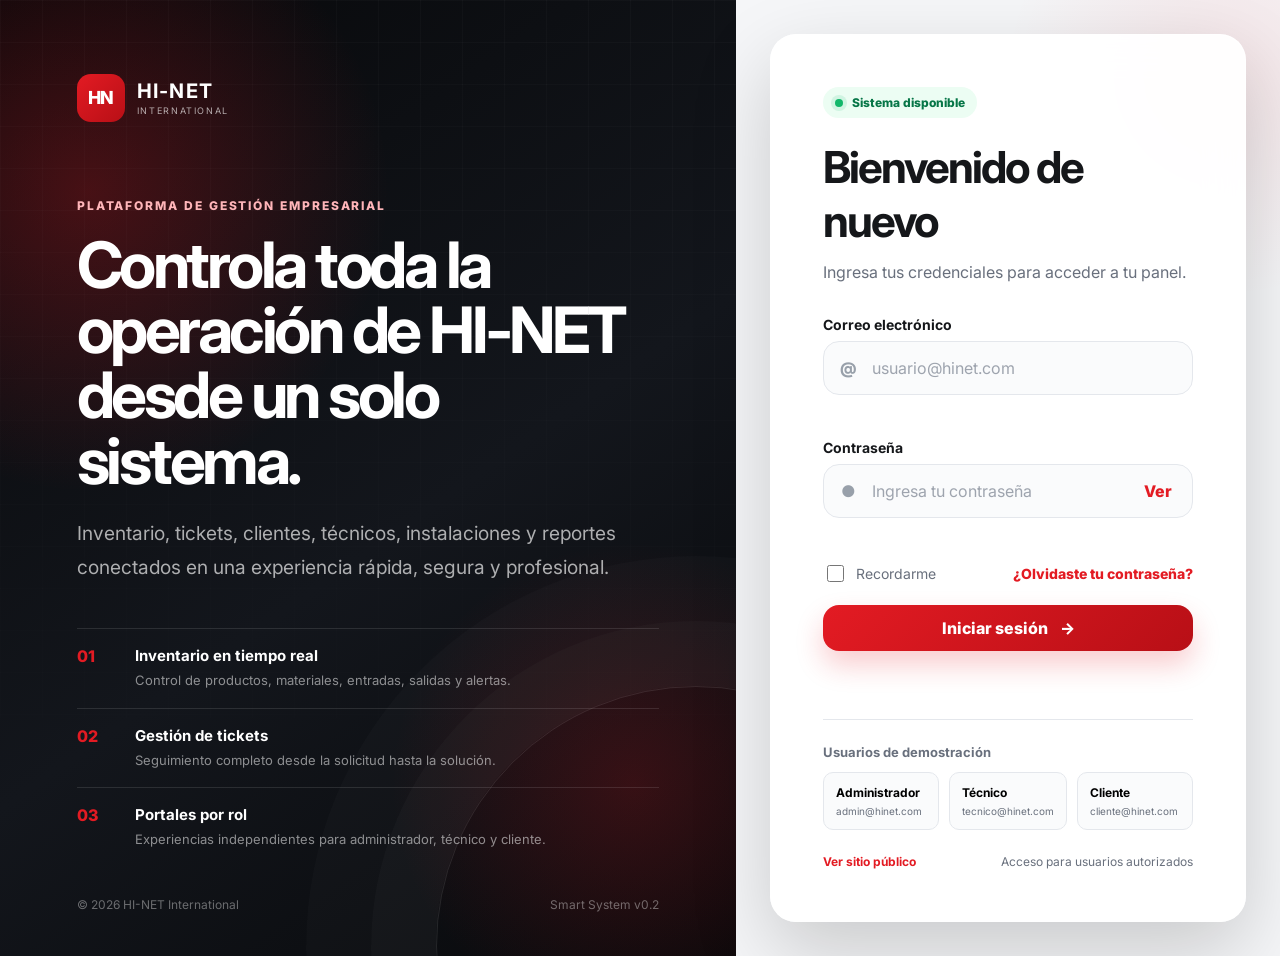
<file: index.html>
<!DOCTYPE html>
<html lang="es">
<head>
  <meta charset="UTF-8">
  <meta name="viewport" content="width=device-width, initial-scale=1.0">
  <meta name="description" content="Inicio de sesión de HI-NET Smart System">
  <title>Iniciar sesión | HI-NET Smart System</title>

  <link rel="preconnect" href="https://fonts.googleapis.com">
  <link rel="preconnect" href="https://fonts.gstatic.com" crossorigin>
  <link
    href="https://fonts.googleapis.com/css2?family=Inter:wght@400;500;600;700;800&display=swap"
    rel="stylesheet"
  >

  <link rel="stylesheet" href="assets/css/variables.css">
  <link rel="stylesheet" href="assets/css/reset.css">
  <link rel="stylesheet" href="assets/css/global.css">
  <link rel="stylesheet" href="assets/css/forms.css">
  <link rel="stylesheet" href="assets/css/buttons.css">
  <link rel="stylesheet" href="assets/css/animations.css">
  <link rel="stylesheet" href="assets/css/responsive.css">
</head>
<body class="auth-page">
  <main class="auth-layout">
    <section class="auth-brand" aria-label="Presentación de HI-NET">
      <div class="auth-brand__pattern"></div>

      <div class="auth-brand__content">
        <a class="brand" href="pages/public/home.html" aria-label="Ir al sitio público">
          <span class="brand__symbol">HN</span>
          <span>
            <strong>HI-NET</strong>
            <small>INTERNATIONAL</small>
          </span>
        </a>

        <div class="auth-brand__message">
          <span class="eyebrow">Plataforma de gestión empresarial</span>
          <h1>Controla toda la operación de HI-NET desde un solo sistema.</h1>
          <p>
            Inventario, tickets, clientes, técnicos, instalaciones y reportes
            conectados en una experiencia rápida, segura y profesional.
          </p>
        </div>

        <div class="feature-list">
          <article class="feature-list__item">
            <span class="feature-list__number">01</span>
            <div>
              <h2>Inventario en tiempo real</h2>
              <p>Control de productos, materiales, entradas, salidas y alertas.</p>
            </div>
          </article>

          <article class="feature-list__item">
            <span class="feature-list__number">02</span>
            <div>
              <h2>Gestión de tickets</h2>
              <p>Seguimiento completo desde la solicitud hasta la solución.</p>
            </div>
          </article>

          <article class="feature-list__item">
            <span class="feature-list__number">03</span>
            <div>
              <h2>Portales por rol</h2>
              <p>Experiencias independientes para administrador, técnico y cliente.</p>
            </div>
          </article>
        </div>
      </div>

      <footer class="auth-brand__footer">
        <span>© 2026 HI-NET International</span>
        <span>Smart System v0.2</span>
      </footer>
    </section>

    <section class="auth-form-panel">
      <div class="login-card">
        <header class="login-card__header">
          <span class="status-badge">
            <span class="status-badge__dot"></span>
            Sistema disponible
          </span>

          <h2>Bienvenido de nuevo</h2>
          <p>Ingresa tus credenciales para acceder a tu panel.</p>
        </header>

        <form id="loginForm" class="form" novalidate>
          <div class="form-field">
            <label for="email">Correo electrónico</label>

            <div class="input-group">
              <span class="input-group__icon" aria-hidden="true">@</span>
              <input
                id="email"
                name="email"
                type="email"
                autocomplete="email"
                placeholder="usuario@hinet.com"
                required
              >
            </div>

            <small id="emailError" class="form-error"></small>
          </div>

          <div class="form-field">
            <label for="password">Contraseña</label>

            <div class="input-group">
              <span class="input-group__icon" aria-hidden="true">●</span>
              <input
                id="password"
                name="password"
                type="password"
                autocomplete="current-password"
                placeholder="Ingresa tu contraseña"
                minlength="6"
                required
              >

              <button
                id="togglePassword"
                class="button button--icon"
                type="button"
                aria-label="Mostrar contraseña"
              >
                Ver
              </button>
            </div>

            <small id="passwordError" class="form-error"></small>
          </div>

          <div class="form-options">
            <label class="checkbox">
              <input id="rememberMe" type="checkbox">
              <span>Recordarme</span>
            </label>

            <button id="forgotPasswordButton" class="button button--link" type="button">
              ¿Olvidaste tu contraseña?
            </button>
          </div>

          <button id="submitButton" class="button button--primary button--block" type="submit">
            <span>Iniciar sesión</span>
            <span aria-hidden="true">→</span>
          </button>

          <p id="loginMessage" class="form-message" role="status" aria-live="polite"></p>
        </form>

        <div class="demo-credentials">
          <h3>Usuarios de demostración</h3>

          <div class="demo-credentials__grid">
            <button class="demo-user" data-email="admin@hinet.com" data-password="123456">
              <strong>Administrador</strong>
              <small>admin@hinet.com</small>
            </button>

            <button class="demo-user" data-email="tecnico@hinet.com" data-password="123456">
              <strong>Técnico</strong>
              <small>tecnico@hinet.com</small>
            </button>

            <button class="demo-user" data-email="cliente@hinet.com" data-password="123456">
              <strong>Cliente</strong>
              <small>cliente@hinet.com</small>
            </button>
          </div>
        </div>

        <footer class="login-card__footer">
          <a href="pages/public/home.html">Ver sitio público</a>
          <span>Acceso para usuarios autorizados</span>
        </footer>
      </div>
    </section>
  </main>

  <dialog id="forgotPasswordDialog" class="modal">
    <form method="dialog" class="modal__content">
      <header class="modal__header">
        <div>
          <span class="eyebrow eyebrow--dark">Recuperación</span>
          <h2>Restablecer contraseña</h2>
        </div>

        <button class="button button--icon modal__close" value="cancel" aria-label="Cerrar">
          ×
        </button>
      </header>

      <p>
        Esta versión utiliza un flujo local. La recuperación real se conectará
        posteriormente con Supabase Auth.
      </p>

      <div class="form-field">
        <label for="recoveryEmail">Correo electrónico</label>
        <div class="input-group">
          <span class="input-group__icon" aria-hidden="true">@</span>
          <input id="recoveryEmail" type="email" placeholder="usuario@hinet.com">
        </div>
      </div>

      <footer class="modal__actions">
        <button class="button button--secondary" value="cancel">Cancelar</button>
        <button id="sendRecoveryButton" class="button button--primary" value="default">
          Enviar instrucciones
        </button>
      </footer>
    </form>
  </dialog>

  <script type="module" src="assets/js/app.js"></script>
</body>
</html>
</file>
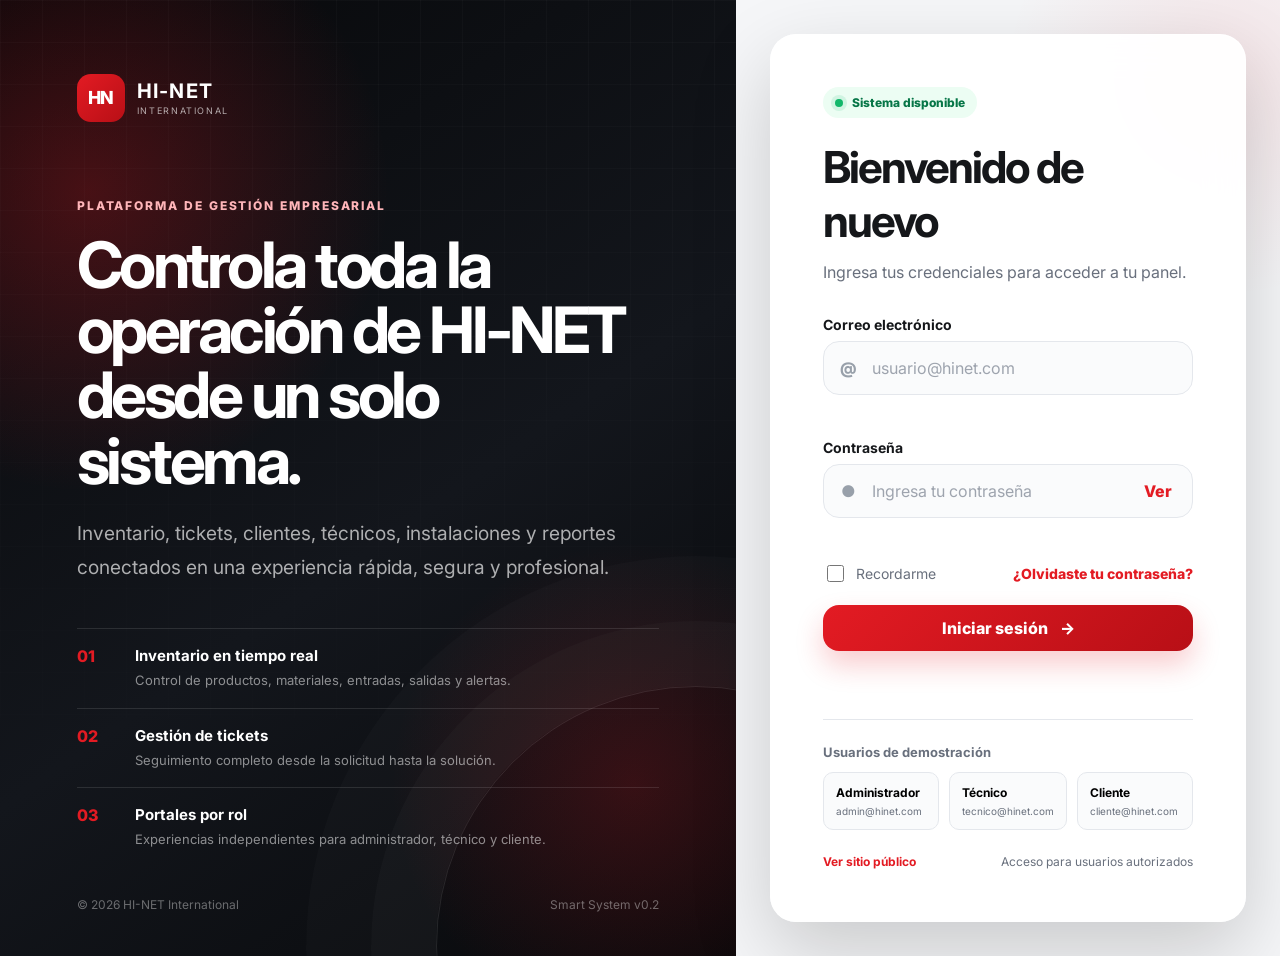
<file: pages/admin/dashboard.html>
<!DOCTYPE html>
<html lang="es">
<head>
  <meta charset="UTF-8">
  <meta name="viewport" content="width=device-width, initial-scale=1.0">
  <title>Dashboard administrativo | HI-NET Smart System</title>

  <link rel="preconnect" href="https://fonts.googleapis.com">
  <link rel="preconnect" href="https://fonts.gstatic.com" crossorigin>
  <link
    href="https://fonts.googleapis.com/css2?family=Inter:wght@400;500;600;700;800&display=swap"
    rel="stylesheet"
  >

  <link rel="stylesheet" href="../../assets/css/variables.css">
  <link rel="stylesheet" href="../../assets/css/reset.css">
  <link rel="stylesheet" href="../../assets/css/global.css">
  <link rel="stylesheet" href="../../assets/css/layout.css">
  <link rel="stylesheet" href="../../assets/css/sidebar.css">
  <link rel="stylesheet" href="../../assets/css/navbar.css">
  <link rel="stylesheet" href="../../assets/css/cards.css">
  <link rel="stylesheet" href="../../assets/css/buttons.css">
  <link rel="stylesheet" href="../../assets/css/tables.css">
  <link rel="stylesheet" href="../../assets/css/animations.css">
  <link rel="stylesheet" href="../../assets/css/responsive.css">
</head>
<body data-required-role="administrator">
  <div id="appLayout"></div>

  <script type="module" src="../../assets/js/modules/dashboard/admin.js"></script>
</body>
</html>
</file>
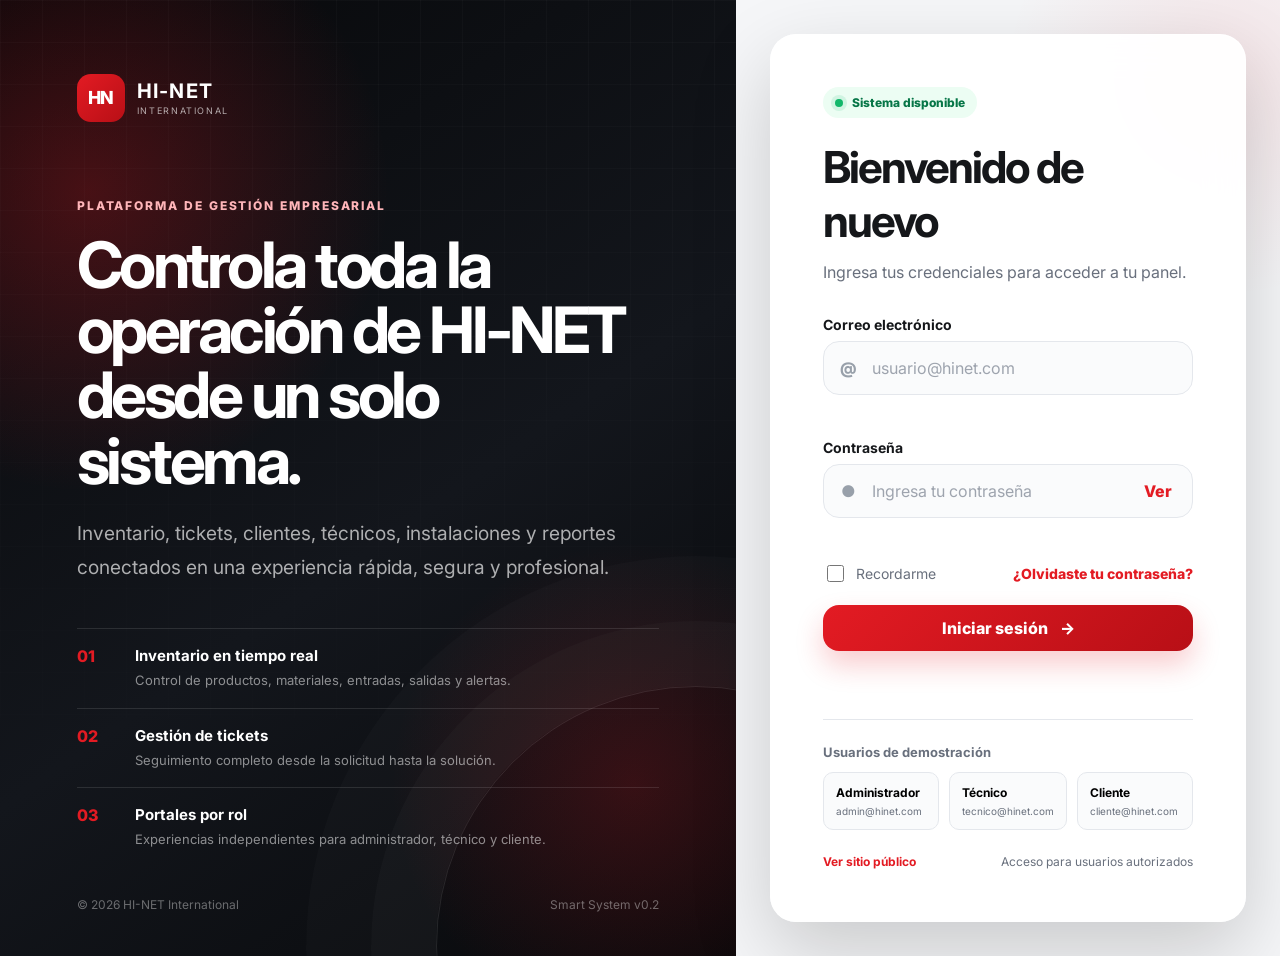
<file: pages/admin/section.html>
<!DOCTYPE html>
<html lang="es">
<head>
  <meta charset="UTF-8">

  <meta
    name="viewport"
    content="width=device-width, initial-scale=1.0"
  >

  <title>Módulo administrativo | HI-NET Smart System</title>

  <link rel="preconnect" href="https://fonts.googleapis.com">

  <link
    rel="preconnect"
    href="https://fonts.gstatic.com"
    crossorigin
  >

  <link
    href="https://fonts.googleapis.com/css2?family=Inter:wght@400;500;600;700;800&display=swap"
    rel="stylesheet"
  >

  <link rel="stylesheet" href="../../assets/css/variables.css">
  <link rel="stylesheet" href="../../assets/css/reset.css">
  <link rel="stylesheet" href="../../assets/css/global.css">
  <link rel="stylesheet" href="../../assets/css/layout.css">
  <link rel="stylesheet" href="../../assets/css/sidebar.css">
  <link rel="stylesheet" href="../../assets/css/navbar.css">
  <link rel="stylesheet" href="../../assets/css/cards.css">
  <link rel="stylesheet" href="../../assets/css/buttons.css">
  <link rel="stylesheet" href="../../assets/css/forms.css">
  <link rel="stylesheet" href="../../assets/css/tables.css">
  <link rel="stylesheet" href="../../assets/css/animations.css">
  <link rel="stylesheet" href="../../assets/css/responsive.css">
</head>

<body data-required-role="administrator">
  <div id="appLayout"></div>

  <script
    type="module"
    src="../../assets/js/modules/section-page.js"
  ></script>
</body>
</html>
</file>
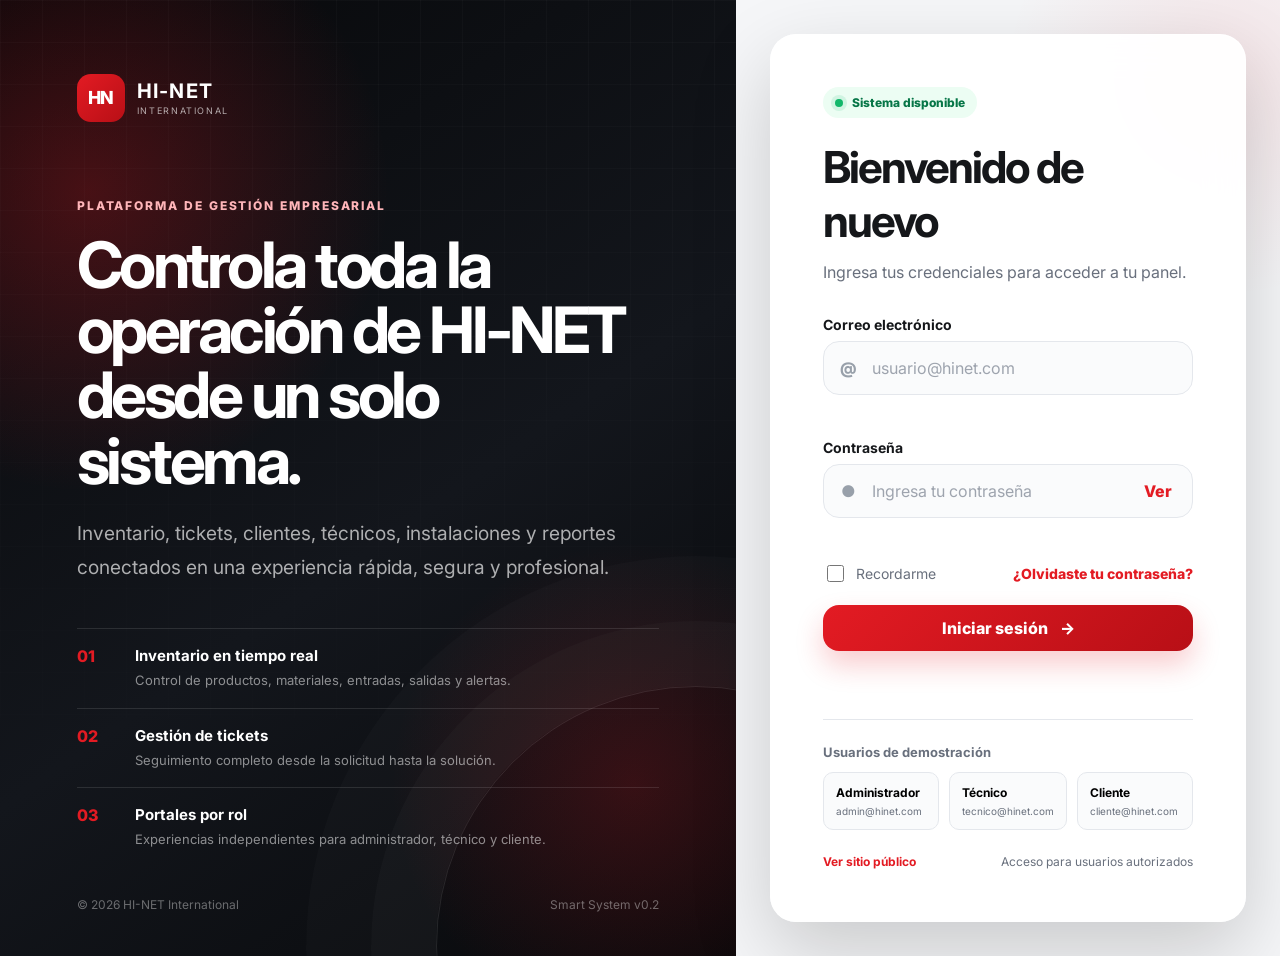
<file: pages/client/dashboard.html>
<!DOCTYPE html>
<html lang="es">
<head>
  <meta charset="UTF-8">
  <meta name="viewport" content="width=device-width, initial-scale=1.0">
  <title>Portal del cliente | HI-NET Smart System</title>

  <link rel="preconnect" href="https://fonts.googleapis.com">
  <link rel="preconnect" href="https://fonts.gstatic.com" crossorigin>
  <link
    href="https://fonts.googleapis.com/css2?family=Inter:wght@400;500;600;700;800&display=swap"
    rel="stylesheet"
  >

  <link rel="stylesheet" href="../../assets/css/variables.css">
  <link rel="stylesheet" href="../../assets/css/reset.css">
  <link rel="stylesheet" href="../../assets/css/global.css">
  <link rel="stylesheet" href="../../assets/css/layout.css">
  <link rel="stylesheet" href="../../assets/css/sidebar.css">
  <link rel="stylesheet" href="../../assets/css/navbar.css">
  <link rel="stylesheet" href="../../assets/css/cards.css">
  <link rel="stylesheet" href="../../assets/css/buttons.css">
  <link rel="stylesheet" href="../../assets/css/tables.css">
  <link rel="stylesheet" href="../../assets/css/animations.css">
  <link rel="stylesheet" href="../../assets/css/responsive.css">
</head>
<body data-required-role="client">
  <div id="appLayout"></div>

  <script type="module" src="../../assets/js/modules/dashboard/client.js"></script>
</body>
</html>
</file>
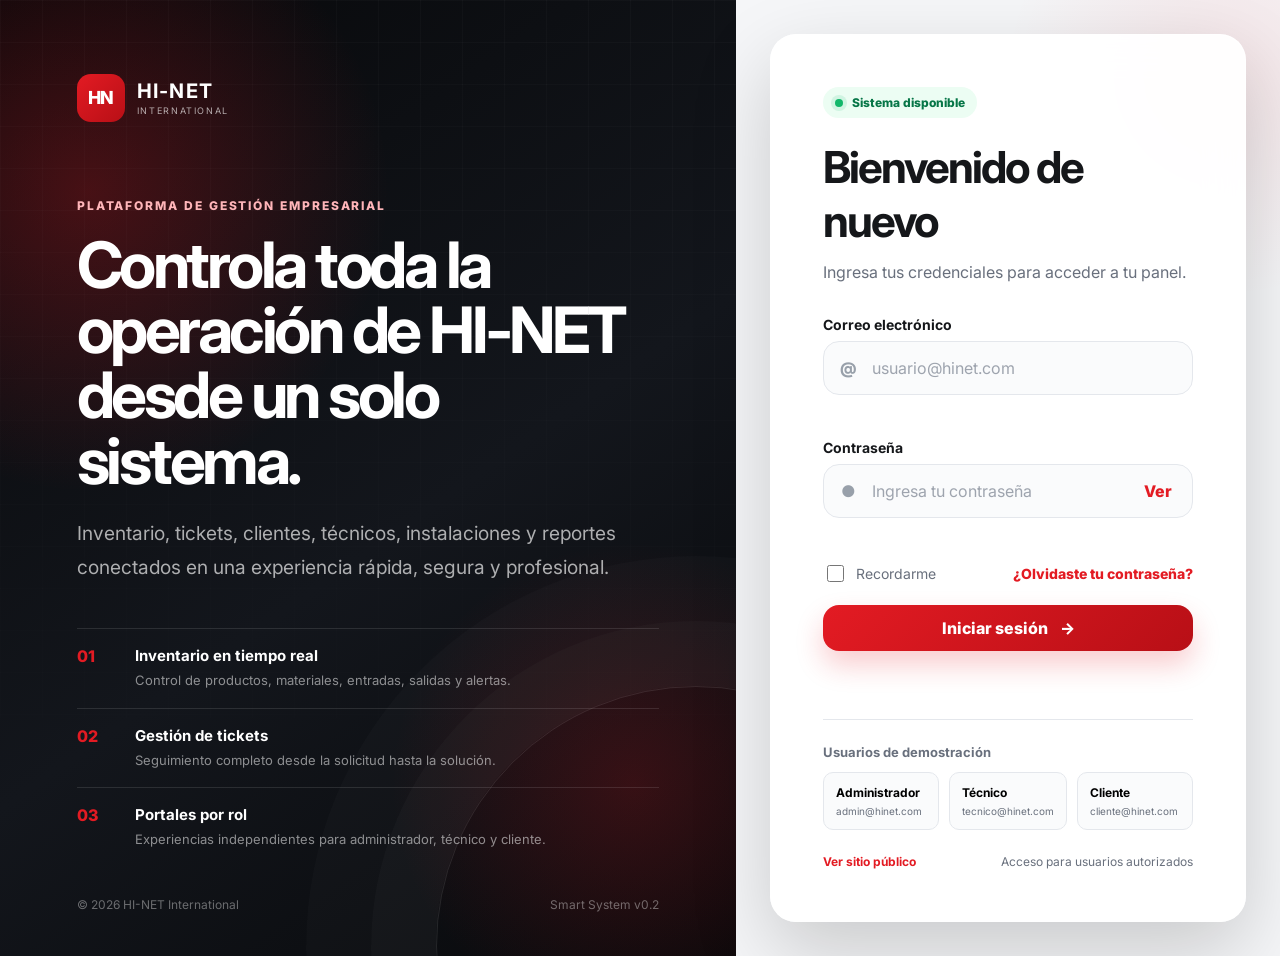
<file: pages/client/section.html>
<!DOCTYPE html>
<html lang="es">
<head>
  <meta charset="UTF-8">

  <meta
    name="viewport"
    content="width=device-width, initial-scale=1.0"
  >

  <title>Módulo administrativo | HI-NET Smart System</title>

  <link rel="preconnect" href="https://fonts.googleapis.com">

  <link
    rel="preconnect"
    href="https://fonts.gstatic.com"
    crossorigin
  >

  <link
    href="https://fonts.googleapis.com/css2?family=Inter:wght@400;500;600;700;800&display=swap"
    rel="stylesheet"
  >

  <link rel="stylesheet" href="../../assets/css/variables.css">
  <link rel="stylesheet" href="../../assets/css/reset.css">
  <link rel="stylesheet" href="../../assets/css/global.css">
  <link rel="stylesheet" href="../../assets/css/layout.css">
  <link rel="stylesheet" href="../../assets/css/sidebar.css">
  <link rel="stylesheet" href="../../assets/css/navbar.css">
  <link rel="stylesheet" href="../../assets/css/cards.css">
  <link rel="stylesheet" href="../../assets/css/buttons.css">
  <link rel="stylesheet" href="../../assets/css/forms.css">
  <link rel="stylesheet" href="../../assets/css/tables.css">
  <link rel="stylesheet" href="../../assets/css/animations.css">
  <link rel="stylesheet" href="../../assets/css/responsive.css">
</head>

<body data-required-role="client">
  <div id="appLayout"></div>

  <script
    type="module"
    src="../../assets/js/modules/section-page.js"
  ></script>
</body>
</html>
</file>
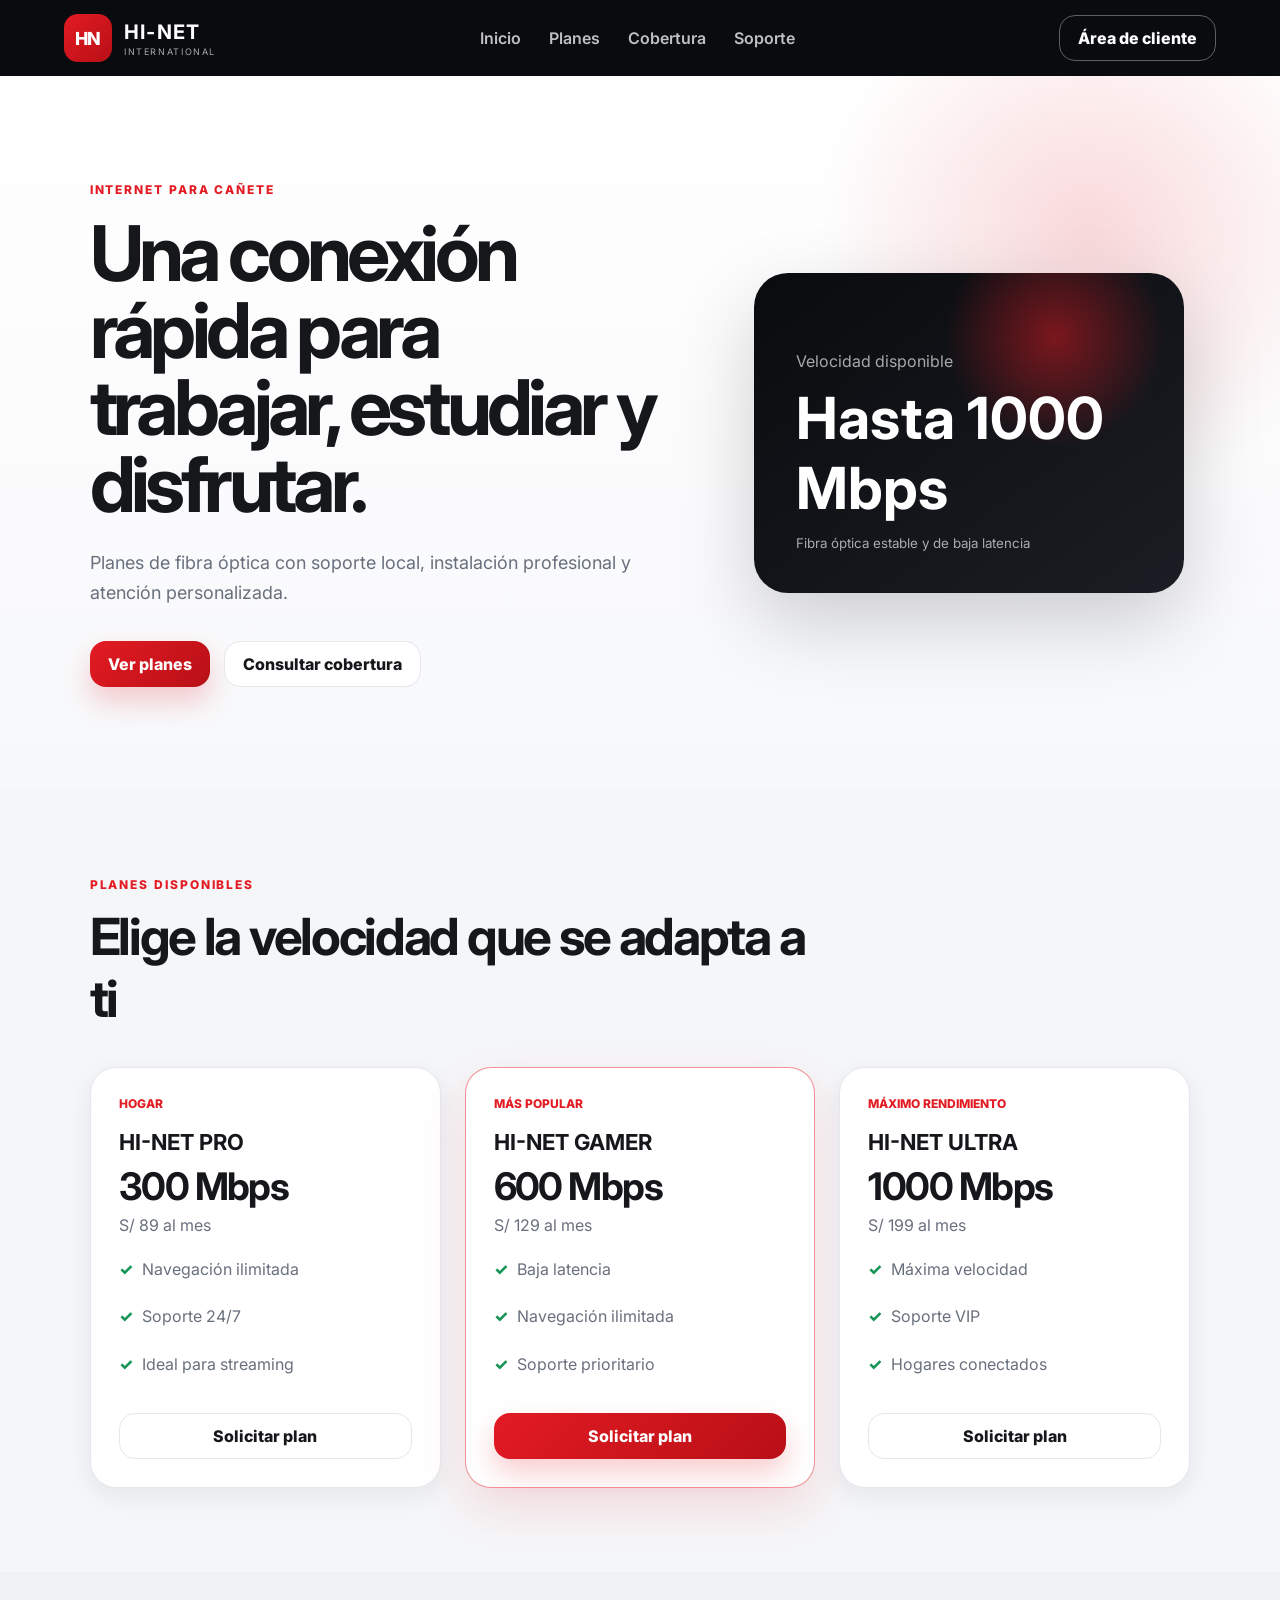
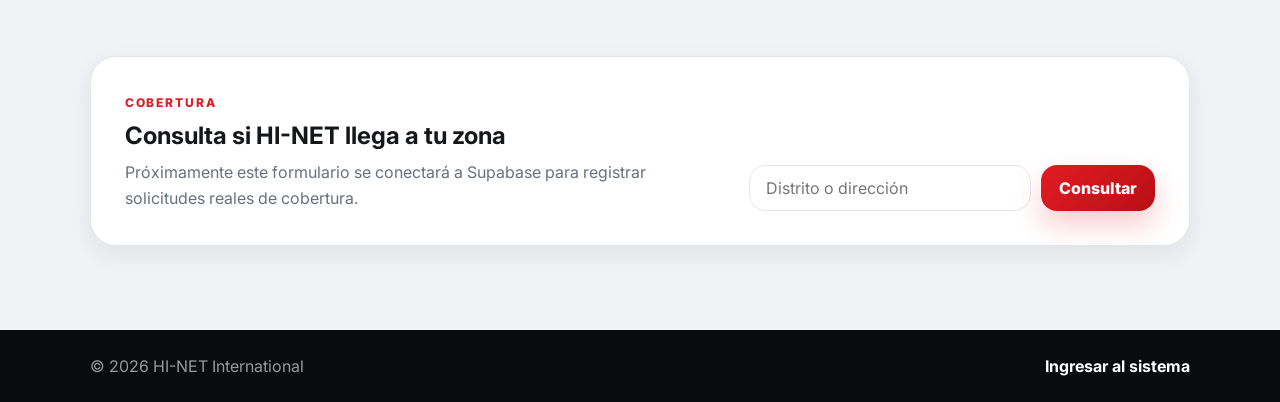
<file: pages/public/home.html>
<!DOCTYPE html>
<html lang="es">
<head>
  <meta charset="UTF-8">
  <meta name="viewport" content="width=device-width, initial-scale=1.0">
  <title>HI-NET International</title>

  <link rel="preconnect" href="https://fonts.googleapis.com">
  <link rel="preconnect" href="https://fonts.gstatic.com" crossorigin>
  <link
    href="https://fonts.googleapis.com/css2?family=Inter:wght@400;500;600;700;800&display=swap"
    rel="stylesheet"
  >

  <link rel="stylesheet" href="../../assets/css/variables.css">
  <link rel="stylesheet" href="../../assets/css/reset.css">
  <link rel="stylesheet" href="../../assets/css/global.css">
  <link rel="stylesheet" href="../../assets/css/buttons.css">
  <link rel="stylesheet" href="../../assets/css/cards.css">
  <link rel="stylesheet" href="../../assets/css/responsive.css">
</head>
<body>
  <header class="public-header">
    <a class="brand" href="home.html">
      <span class="brand__symbol">HN</span>
      <span>
        <strong>HI-NET</strong>
        <small>INTERNATIONAL</small>
      </span>
    </a>

    <nav class="public-nav" aria-label="Navegación principal">
      <a href="#inicio">Inicio</a>
      <a href="#planes">Planes</a>
      <a href="#cobertura">Cobertura</a>
      <a href="#soporte">Soporte</a>
    </nav>

    <a class="button button--outline" href="../../index.html">Área de cliente</a>
  </header>

  <main>
    <section id="inicio" class="hero">
      <div class="hero__content">
        <span class="eyebrow eyebrow--dark">Internet para Cañete</span>
        <h1>Una conexión rápida para trabajar, estudiar y disfrutar.</h1>
        <p>
          Planes de fibra óptica con soporte local, instalación profesional y
          atención personalizada.
        </p>

        <div class="hero__actions">
          <a class="button button--primary" href="#planes">Ver planes</a>
          <a class="button button--secondary" href="#cobertura">Consultar cobertura</a>
        </div>
      </div>

      <aside class="hero__visual">
        <div class="speed-card">
          <span>Velocidad disponible</span>
          <strong>Hasta 1000 Mbps</strong>
          <small>Fibra óptica estable y de baja latencia</small>
        </div>
      </aside>
    </section>

    <section id="planes" class="section">
      <div class="section-heading">
        <span class="eyebrow eyebrow--dark">Planes disponibles</span>
        <h2>Elige la velocidad que se adapta a ti</h2>
      </div>

      <div class="plan-grid">
        <article class="plan-card">
          <span class="plan-card__label">Hogar</span>
          <h3>HI-NET PRO</h3>
          <strong>300 Mbps</strong>
          <p>S/ 89 al mes</p>
          <ul>
            <li>Navegación ilimitada</li>
            <li>Soporte 24/7</li>
            <li>Ideal para streaming</li>
          </ul>
          <a class="button button--secondary button--block" href="../../index.html">
            Solicitar plan
          </a>
        </article>

        <article class="plan-card plan-card--featured">
          <span class="plan-card__label">Más popular</span>
          <h3>HI-NET GAMER</h3>
          <strong>600 Mbps</strong>
          <p>S/ 129 al mes</p>
          <ul>
            <li>Baja latencia</li>
            <li>Navegación ilimitada</li>
            <li>Soporte prioritario</li>
          </ul>
          <a class="button button--primary button--block" href="../../index.html">
            Solicitar plan
          </a>
        </article>

        <article class="plan-card">
          <span class="plan-card__label">Máximo rendimiento</span>
          <h3>HI-NET ULTRA</h3>
          <strong>1000 Mbps</strong>
          <p>S/ 199 al mes</p>
          <ul>
            <li>Máxima velocidad</li>
            <li>Soporte VIP</li>
            <li>Hogares conectados</li>
          </ul>
          <a class="button button--secondary button--block" href="../../index.html">
            Solicitar plan
          </a>
        </article>
      </div>
    </section>

    <section id="cobertura" class="section section--soft">
      <div class="coverage-card">
        <div>
          <span class="eyebrow eyebrow--dark">Cobertura</span>
          <h2>Consulta si HI-NET llega a tu zona</h2>
          <p>
            Próximamente este formulario se conectará a Supabase para registrar
            solicitudes reales de cobertura.
          </p>
        </div>

        <form class="coverage-form">
          <input type="text" placeholder="Distrito o dirección">
          <button class="button button--primary" type="button">Consultar</button>
        </form>
      </div>
    </section>
  </main>

  <footer class="public-footer">
    <span>© 2026 HI-NET International</span>
    <a href="../../index.html">Ingresar al sistema</a>
  </footer>
</body>
</html>
</file>
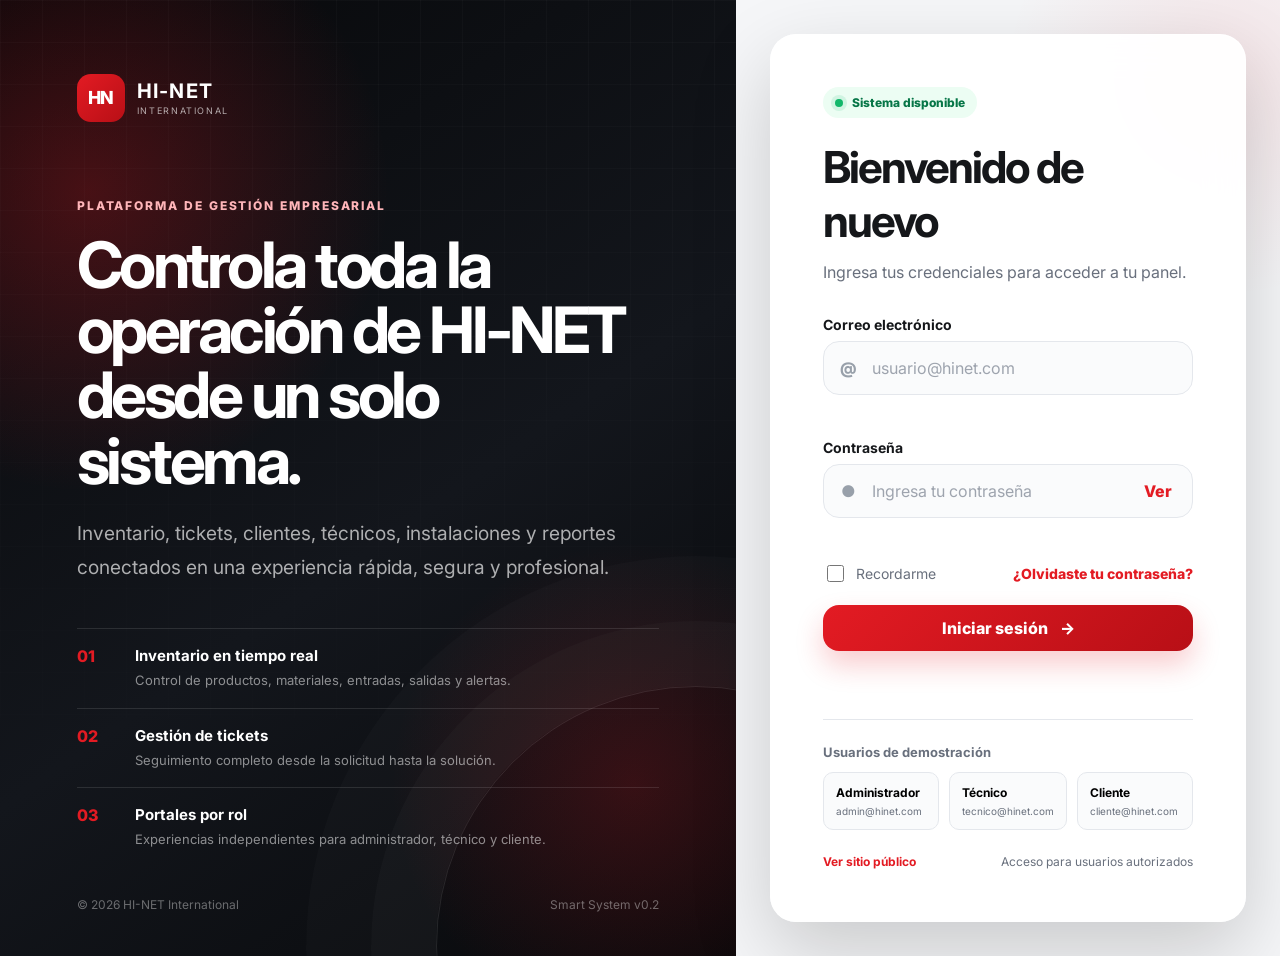
<file: pages/technician/dashboard.html>
<!DOCTYPE html>
<html lang="es">
<head>
  <meta charset="UTF-8">
  <meta name="viewport" content="width=device-width, initial-scale=1.0">
  <title>Panel técnico | HI-NET Smart System</title>

  <link rel="preconnect" href="https://fonts.googleapis.com">
  <link rel="preconnect" href="https://fonts.gstatic.com" crossorigin>
  <link
    href="https://fonts.googleapis.com/css2?family=Inter:wght@400;500;600;700;800&display=swap"
    rel="stylesheet"
  >

  <link rel="stylesheet" href="../../assets/css/variables.css">
  <link rel="stylesheet" href="../../assets/css/reset.css">
  <link rel="stylesheet" href="../../assets/css/global.css">
  <link rel="stylesheet" href="../../assets/css/layout.css">
  <link rel="stylesheet" href="../../assets/css/sidebar.css">
  <link rel="stylesheet" href="../../assets/css/navbar.css">
  <link rel="stylesheet" href="../../assets/css/cards.css">
  <link rel="stylesheet" href="../../assets/css/buttons.css">
  <link rel="stylesheet" href="../../assets/css/tables.css">
  <link rel="stylesheet" href="../../assets/css/animations.css">
  <link rel="stylesheet" href="../../assets/css/responsive.css">
</head>
<body data-required-role="technician">
  <div id="appLayout"></div>

  <script type="module" src="../../assets/js/modules/dashboard/technician.js"></script>
</body>
</html>
</file>
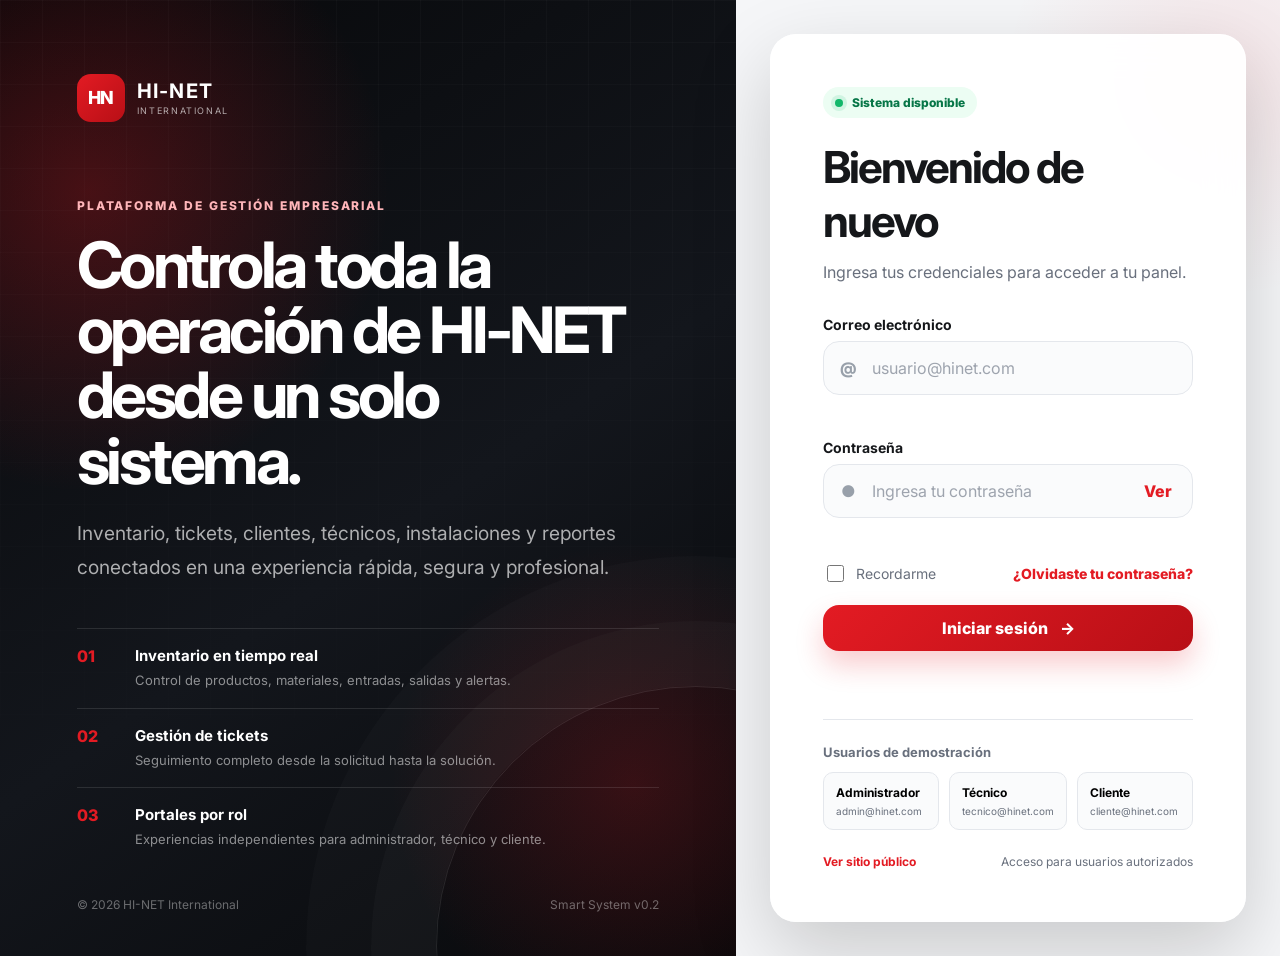
<file: pages/technician/section.html>
<!DOCTYPE html>
<html lang="es">
<head>
  <meta charset="UTF-8">

  <meta
    name="viewport"
    content="width=device-width, initial-scale=1.0"
  >

  <title>Módulo administrativo | HI-NET Smart System</title>

  <link rel="preconnect" href="https://fonts.googleapis.com">

  <link
    rel="preconnect"
    href="https://fonts.gstatic.com"
    crossorigin
  >

  <link
    href="https://fonts.googleapis.com/css2?family=Inter:wght@400;500;600;700;800&display=swap"
    rel="stylesheet"
  >

  <link rel="stylesheet" href="../../assets/css/variables.css">
  <link rel="stylesheet" href="../../assets/css/reset.css">
  <link rel="stylesheet" href="../../assets/css/global.css">
  <link rel="stylesheet" href="../../assets/css/layout.css">
  <link rel="stylesheet" href="../../assets/css/sidebar.css">
  <link rel="stylesheet" href="../../assets/css/navbar.css">
  <link rel="stylesheet" href="../../assets/css/cards.css">
  <link rel="stylesheet" href="../../assets/css/buttons.css">
  <link rel="stylesheet" href="../../assets/css/forms.css">
  <link rel="stylesheet" href="../../assets/css/tables.css">
  <link rel="stylesheet" href="../../assets/css/animations.css">
  <link rel="stylesheet" href="../../assets/css/responsive.css">
</head>

<body data-required-role="technician">
  <div id="appLayout"></div>

  <script
    type="module"
    src="../../assets/js/modules/section-page.js"
  ></script>
</body>
</html>
</file>
<file: assets/css/variables.css>
:root {
  --color-primary: #e31b23;
  --color-primary-dark: #b80f16;
  --color-primary-soft: #fff0f1;

  --color-background: #f5f6f8;
  --color-surface: #ffffff;
  --color-surface-soft: #fafbfc;

  --color-dark: #090b0e;
  --color-dark-soft: #14171c;
  --color-text: #15171a;
  --color-muted: #69707d;
  --color-border: #e4e7ec;

  --color-success: #159455;
  --color-success-soft: #eaf8f0;
  --color-warning: #d97706;
  --color-warning-soft: #fff5e6;
  --color-info: #2563eb;
  --color-info-soft: #edf4ff;
  --color-danger: #d92d20;
  --color-danger-soft: #fff0ef;

  --shadow-sm: 0 8px 24px rgba(16, 24, 40, 0.07);
  --shadow-md: 0 18px 46px rgba(16, 24, 40, 0.1);
  --shadow-lg: 0 30px 80px rgba(0, 0, 0, 0.18);

  --radius-sm: 10px;
  --radius-md: 16px;
  --radius-lg: 26px;
  --radius-pill: 999px;

  --sidebar-width: 260px;
  --navbar-height: 72px;

  --font-family: "Inter", system-ui, -apple-system, BlinkMacSystemFont, "Segoe UI", sans-serif;
  --transition: 180ms ease;
}
</file>
<file: assets/css/global.css>
body {
  min-height: 100vh;
  font-family: var(--font-family);
  color: var(--color-text);
  background: var(--color-background);
}

.brand {
  display: inline-flex;
  align-items: center;
  gap: 12px;
}

.brand__symbol {
  width: 48px;
  height: 48px;
  display: grid;
  place-items: center;
  border-radius: 14px;
  color: #ffffff;
  background: linear-gradient(135deg, var(--color-primary), var(--color-primary-dark));
  font-size: 18px;
  font-weight: 800;
  letter-spacing: -0.04em;
}

.brand strong,
.brand small {
  display: block;
}

.brand strong {
  font-size: 20px;
  letter-spacing: 0.06em;
}

.brand small {
  margin-top: 2px;
  font-size: 9px;
  letter-spacing: 0.18em;
  opacity: 0.65;
}

.eyebrow {
  display: inline-block;
  color: #ffb5b9;
  font-size: 12px;
  font-weight: 800;
  letter-spacing: 0.16em;
  text-transform: uppercase;
}

.eyebrow--dark {
  color: var(--color-primary);
}

.auth-page {
  overflow-x: hidden;
}

.auth-layout {
  min-height: 100vh;
  display: grid;
  grid-template-columns: minmax(0, 1.15fr) minmax(420px, 0.85fr);
}

.auth-brand {
  position: relative;
  isolation: isolate;
  overflow: hidden;
  min-height: 100vh;
  padding: 44px clamp(36px, 6vw, 96px);
  display: flex;
  flex-direction: column;
  justify-content: space-between;
  color: #ffffff;
  background:
    radial-gradient(circle at 12% 20%, rgba(227, 27, 35, 0.28), transparent 30%),
    radial-gradient(circle at 86% 82%, rgba(227, 27, 35, 0.2), transparent 24%),
    linear-gradient(145deg, #07080a, #13161c 55%, #08090b);
}

.auth-brand::after {
  content: "";
  position: absolute;
  width: 520px;
  height: 520px;
  right: -220px;
  bottom: -250px;
  border: 1px solid rgba(255, 255, 255, 0.1);
  border-radius: 50%;
  box-shadow:
    0 0 0 65px rgba(255, 255, 255, 0.02),
    0 0 0 130px rgba(255, 255, 255, 0.015);
  z-index: -1;
}

.auth-brand__pattern {
  position: absolute;
  inset: 0;
  background-image:
    linear-gradient(rgba(255, 255, 255, 0.025) 1px, transparent 1px),
    linear-gradient(90deg, rgba(255, 255, 255, 0.025) 1px, transparent 1px);
  background-size: 42px 42px;
  mask-image: linear-gradient(to bottom, #000, transparent);
  z-index: -2;
}

.auth-brand__content {
  max-width: 760px;
  margin: auto 0;
}

.auth-brand__message {
  margin-top: 72px;
}

.auth-brand__message h1 {
  max-width: 720px;
  margin-top: 18px;
  font-size: clamp(42px, 5vw, 76px);
  line-height: 1.02;
  letter-spacing: -0.055em;
}

.auth-brand__message p {
  max-width: 640px;
  margin-top: 24px;
  color: rgba(255, 255, 255, 0.66);
  font-size: clamp(16px, 1.5vw, 20px);
  line-height: 1.75;
}

.feature-list {
  display: grid;
  gap: 0;
  margin-top: 44px;
}

.feature-list__item {
  display: flex;
  gap: 18px;
  padding: 17px 0;
  border-top: 1px solid rgba(255, 255, 255, 0.11);
}

.feature-list__number {
  min-width: 40px;
  color: var(--color-primary);
  font-weight: 800;
}

.feature-list__item h2 {
  font-size: 15px;
}

.feature-list__item p {
  margin-top: 6px;
  color: rgba(255, 255, 255, 0.52);
  font-size: 13px;
  line-height: 1.5;
}

.auth-brand__footer {
  display: flex;
  justify-content: space-between;
  gap: 18px;
  color: rgba(255, 255, 255, 0.38);
  font-size: 12px;
}

.auth-form-panel {
  min-height: 100vh;
  padding: 34px;
  display: grid;
  place-items: center;
  background:
    radial-gradient(circle at 90% 8%, rgba(227, 27, 35, 0.08), transparent 22%),
    var(--color-background);
}

.login-card {
  width: min(100%, 520px);
  padding: clamp(28px, 4.5vw, 52px);
  border: 1px solid rgba(255, 255, 255, 0.9);
  border-radius: var(--radius-lg);
  background: rgba(255, 255, 255, 0.95);
  box-shadow: var(--shadow-lg);
  backdrop-filter: blur(18px);
  animation: slide-up 480ms ease both;
}

.login-card__header {
  margin-bottom: 30px;
}

.login-card__header h2 {
  margin-top: 22px;
  font-size: clamp(32px, 4vw, 44px);
  letter-spacing: -0.045em;
}

.login-card__header p {
  margin-top: 12px;
  color: var(--color-muted);
  line-height: 1.6;
}

.status-badge {
  display: inline-flex;
  align-items: center;
  gap: 9px;
  padding: 8px 12px;
  border-radius: var(--radius-pill);
  color: #067647;
  background: #ecfdf3;
  font-size: 12px;
  font-weight: 800;
}

.status-badge__dot {
  width: 8px;
  height: 8px;
  border-radius: 50%;
  background: #12b76a;
  box-shadow: 0 0 0 4px rgba(18, 183, 106, 0.13);
}

.demo-credentials {
  margin-top: 28px;
  padding-top: 24px;
  border-top: 1px solid var(--color-border);
}

.demo-credentials h3 {
  margin-bottom: 12px;
  font-size: 13px;
  color: var(--color-muted);
}

.demo-credentials__grid {
  display: grid;
  grid-template-columns: repeat(3, 1fr);
  gap: 10px;
}

.demo-user {
  padding: 12px;
  border: 1px solid var(--color-border);
  border-radius: var(--radius-sm);
  background: var(--color-surface-soft);
  text-align: left;
  transition:
    border-color var(--transition),
    transform var(--transition),
    background var(--transition);
}

.demo-user:hover {
  transform: translateY(-2px);
  border-color: rgba(227, 27, 35, 0.42);
  background: var(--color-primary-soft);
}

.demo-user strong,
.demo-user small {
  display: block;
}

.demo-user strong {
  font-size: 12px;
}

.demo-user small {
  margin-top: 5px;
  color: var(--color-muted);
  font-size: 10px;
}

.login-card__footer {
  margin-top: 24px;
  display: flex;
  justify-content: space-between;
  gap: 12px;
  color: var(--color-muted);
  font-size: 12px;
}

.login-card__footer a {
  color: var(--color-primary);
  font-weight: 700;
}

.modal {
  width: min(92vw, 540px);
  padding: 0;
  border: none;
  border-radius: var(--radius-lg);
  box-shadow: var(--shadow-lg);
}

.modal::backdrop {
  background: rgba(4, 7, 12, 0.7);
  backdrop-filter: blur(6px);
}

.modal__content {
  padding: 30px;
  background: var(--color-surface);
}

.modal__header,
.modal__actions {
  display: flex;
  align-items: center;
  justify-content: space-between;
  gap: 16px;
}

.modal__content > p {
  margin: 18px 0 24px;
  color: var(--color-muted);
  line-height: 1.6;
}

.modal__actions {
  justify-content: flex-end;
  margin-top: 24px;
}

.public-header {
  min-height: 76px;
  padding: 14px clamp(20px, 5vw, 72px);
  display: flex;
  align-items: center;
  justify-content: space-between;
  gap: 28px;
  color: #ffffff;
  background: var(--color-dark);
}

.public-nav {
  display: flex;
  align-items: center;
  gap: 28px;
}

.public-nav a {
  color: rgba(255, 255, 255, 0.74);
  font-weight: 600;
}

.public-nav a:hover {
  color: #ffffff;
}

.hero {
  min-height: 620px;
  padding: clamp(54px, 8vw, 110px) clamp(24px, 7vw, 110px);
  display: grid;
  grid-template-columns: 1.15fr 0.85fr;
  align-items: center;
  gap: 60px;
  background:
    radial-gradient(circle at 85% 22%, rgba(227, 27, 35, 0.16), transparent 22%),
    linear-gradient(180deg, #ffffff, #f7f8fa);
}

.hero__content h1 {
  max-width: 820px;
  margin-top: 18px;
  font-size: clamp(44px, 6vw, 84px);
  line-height: 1;
  letter-spacing: -0.06em;
}

.hero__content p {
  max-width: 680px;
  margin-top: 24px;
  color: var(--color-muted);
  font-size: 18px;
  line-height: 1.7;
}

.hero__actions {
  display: flex;
  flex-wrap: wrap;
  gap: 14px;
  margin-top: 32px;
}

.hero__visual {
  display: grid;
  place-items: center;
}

.speed-card {
  width: min(100%, 430px);
  min-height: 320px;
  padding: 42px;
  display: flex;
  flex-direction: column;
  justify-content: flex-end;
  border-radius: 34px;
  color: #ffffff;
  background:
    radial-gradient(circle at 70% 20%, rgba(227, 27, 35, 0.5), transparent 28%),
    linear-gradient(145deg, #090b0e, #1a1d23);
  box-shadow: var(--shadow-lg);
}

.speed-card span,
.speed-card small {
  color: rgba(255, 255, 255, 0.64);
}

.speed-card strong {
  margin: 12px 0;
  font-size: clamp(36px, 5vw, 58px);
}

.section {
  padding: 84px clamp(24px, 7vw, 110px);
}

.section--soft {
  background: #f0f2f5;
}

.section-heading {
  max-width: 720px;
  margin-bottom: 38px;
}

.section-heading h2 {
  margin-top: 12px;
  font-size: clamp(34px, 4vw, 54px);
  letter-spacing: -0.045em;
}

.plan-grid {
  display: grid;
  grid-template-columns: repeat(3, 1fr);
  gap: 24px;
}

.coverage-card {
  padding: 34px;
  display: grid;
  grid-template-columns: 1fr auto;
  align-items: end;
  gap: 32px;
  border: 1px solid var(--color-border);
  border-radius: var(--radius-lg);
  background: var(--color-surface);
  box-shadow: var(--shadow-sm);
}

.coverage-card h2 {
  margin-top: 10px;
}

.coverage-card p {
  margin-top: 10px;
  color: var(--color-muted);
  line-height: 1.6;
}

.coverage-form {
  display: flex;
  gap: 10px;
}

.coverage-form input {
  min-width: 280px;
  padding: 0 16px;
  border: 1px solid var(--color-border);
  border-radius: var(--radius-md);
}

.public-footer {
  padding: 26px clamp(24px, 7vw, 110px);
  display: flex;
  justify-content: space-between;
  gap: 18px;
  color: rgba(255, 255, 255, 0.58);
  background: var(--color-dark);
}

.public-footer a {
  color: #ffffff;
  font-weight: 700;
}
</file>
<file: assets/css/forms.css>
.form {
  display: grid;
  gap: 20px;
}

.form-field {
  display: grid;
  gap: 8px;
}

.form-field label {
  font-size: 14px;
  font-weight: 700;
}

.input-group {
  min-height: 54px;
  display: flex;
  align-items: center;
  gap: 12px;
  padding: 0 14px;
  border: 1px solid var(--color-border);
  border-radius: var(--radius-md);
  background: var(--color-surface-soft);
  transition:
    border-color var(--transition),
    box-shadow var(--transition),
    background var(--transition);
}

.input-group:focus-within {
  border-color: rgba(227, 27, 35, 0.62);
  background: #ffffff;
  box-shadow: 0 0 0 4px rgba(227, 27, 35, 0.09);
}

.input-group__icon {
  min-width: 20px;
  color: #98a0aa;
  text-align: center;
  font-weight: 800;
}

.input-group input {
  width: 100%;
  min-width: 0;
  border: none;
  outline: none;
  color: var(--color-text);
  background: transparent;
}

.input-group input::placeholder {
  color: #9ea4ae;
}

.form-error {
  min-height: 16px;
  color: var(--color-danger);
  font-size: 12px;
}

.form-message {
  min-height: 20px;
  text-align: center;
  color: var(--color-muted);
  font-size: 13px;
}

.form-message.is-error {
  color: var(--color-danger);
}

.form-message.is-success {
  color: var(--color-success);
}

.form-options {
  display: flex;
  align-items: center;
  justify-content: space-between;
  gap: 14px;
}

.checkbox {
  display: inline-flex;
  align-items: center;
  gap: 9px;
  color: var(--color-muted);
  font-size: 14px;
}

.checkbox input {
  width: 17px;
  height: 17px;
  accent-color: var(--color-primary);
}
</file>
<file: assets/css/buttons.css>
.button {
  min-height: 46px;
  padding: 0 18px;
  display: inline-flex;
  align-items: center;
  justify-content: center;
  gap: 12px;
  border: none;
  border-radius: var(--radius-md);
  font-weight: 800;
  transition:
    transform var(--transition),
    background var(--transition),
    color var(--transition),
    border-color var(--transition),
    box-shadow var(--transition);
}

.button:hover {
  transform: translateY(-2px);
}

.button:disabled {
  cursor: not-allowed;
  opacity: 0.65;
  transform: none;
}

.button--primary {
  color: #ffffff;
  background: linear-gradient(135deg, var(--color-primary), var(--color-primary-dark));
  box-shadow: 0 14px 28px rgba(227, 27, 35, 0.22);
}

.button--primary:hover {
  box-shadow: 0 18px 34px rgba(227, 27, 35, 0.3);
}

.button--secondary {
  color: var(--color-text);
  background: #ffffff;
  border: 1px solid var(--color-border);
}

.button--outline {
  color: #ffffff;
  background: transparent;
  border: 1px solid rgba(255, 255, 255, 0.34);
}

.button--link {
  min-height: auto;
  padding: 0;
  color: var(--color-primary);
  background: transparent;
  font-size: 14px;
}

.button--icon {
  min-width: 38px;
  min-height: 38px;
  padding: 0 10px;
  color: var(--color-primary);
  background: transparent;
}

.button--icon:hover {
  background: var(--color-primary-soft);
}

.button--block {
  width: 100%;
}
</file>
<file: assets/css/animations.css>
@keyframes slide-up {
  from {
    opacity: 0;
    transform: translateY(24px);
  }

  to {
    opacity: 1;
    transform: translateY(0);
  }
}

@keyframes fade-in {
  from {
    opacity: 0;
  }

  to {
    opacity: 1;
  }
}

.is-loading {
  pointer-events: none;
  opacity: 0.7;
}
</file>
<file: assets/css/responsive.css>
@media (max-width: 1180px) {
  .kpi-grid {
    grid-template-columns: repeat(2, minmax(0, 1fr));
  }

  .dashboard-grid {
    grid-template-columns: 1fr;
  }

  .plan-grid {
    grid-template-columns: 1fr;
  }
}

@media (max-width: 980px) {
  .auth-layout {
    grid-template-columns: 1fr;
  }

  .auth-brand {
    min-height: auto;
    padding: 34px 28px 44px;
  }

  .auth-brand__message {
    margin-top: 44px;
  }

  .auth-brand__message h1 {
    font-size: clamp(38px, 9vw, 58px);
  }

  .feature-list {
    grid-template-columns: repeat(3, minmax(0, 1fr));
    gap: 18px;
  }

  .feature-list__item {
    display: block;
  }

  .feature-list__number {
    display: block;
    margin-bottom: 10px;
  }

  .auth-form-panel {
    min-height: auto;
    padding: 32px 20px 52px;
  }

  .app-shell {
    grid-template-columns: 1fr;
  }

  .sidebar {
    position: fixed;
    left: 0;
    top: 0;
    width: min(84vw, 290px);
    transform: translateX(-105%);
    transition: transform var(--transition);
  }

  .sidebar.is-open {
    transform: translateX(0);
  }

  .navbar__menu {
    display: inline-flex;
  }

  .navbar__search {
    min-width: 0;
    width: min(40vw, 320px);
  }

  .hero {
    grid-template-columns: 1fr;
  }

  .coverage-card {
    grid-template-columns: 1fr;
  }
}

@media (max-width: 700px) {
  .auth-brand__message p {
    font-size: 15px;
  }

  .feature-list {
    grid-template-columns: 1fr;
  }

  .auth-brand__footer,
  .login-card__footer,
  .public-footer {
    flex-direction: column;
  }

  .login-card {
    padding: 28px 22px;
  }

  .demo-credentials__grid {
    grid-template-columns: 1fr;
  }

  .form-options {
    align-items: flex-start;
    flex-direction: column;
  }

  .public-header {
    flex-wrap: wrap;
  }

  .public-nav {
    order: 3;
    width: 100%;
    overflow-x: auto;
    padding-bottom: 4px;
  }

  .coverage-form {
    flex-direction: column;
  }

  .coverage-form input {
    min-width: 0;
    min-height: 48px;
  }

  .navbar {
    padding: 0 16px;
  }

  .navbar__search {
    display: none;
  }

  .navbar__user div:last-child {
    display: none;
  }

  .app-content {
    padding: 18px;
  }

  .page-heading {
    flex-direction: column;
  }

  .kpi-grid,
  .two-column-grid {
    grid-template-columns: 1fr;
  }

  .modal__actions {
    align-items: stretch;
    flex-direction: column-reverse;
  }

  .modal__actions .button {
    width: 100%;
  }
}
</file>
<file: assets/css/layout.css>
.app-shell {
  min-height: 100vh;
  display: grid;
  grid-template-columns: var(--sidebar-width) minmax(0, 1fr);
  background: var(--color-background);
}

.app-main {
  min-width: 0;
  display: grid;
  grid-template-rows: var(--navbar-height) 1fr;
}

.app-content {
  padding: 28px;
}

.page-heading {
  margin-bottom: 24px;
  display: flex;
  align-items: flex-start;
  justify-content: space-between;
  gap: 20px;
}

.page-heading h1 {
  font-size: clamp(28px, 3vw, 38px);
  letter-spacing: -0.04em;
}

.page-heading p {
  margin-top: 8px;
  color: var(--color-muted);
}

.dashboard-grid {
  display: grid;
  grid-template-columns: minmax(0, 1.55fr) minmax(300px, 0.75fr);
  gap: 22px;
}

.dashboard-stack {
  display: grid;
  gap: 22px;
}

.kpi-grid {
  display: grid;
  grid-template-columns: repeat(4, minmax(0, 1fr));
  gap: 16px;
}

.two-column-grid {
  display: grid;
  grid-template-columns: repeat(2, minmax(0, 1fr));
  gap: 18px;
}

.list {
  display: grid;
  gap: 12px;
}

.list-item {
  padding: 14px 0;
  display: flex;
  align-items: center;
  justify-content: space-between;
  gap: 18px;
  border-bottom: 1px solid var(--color-border);
}

.list-item:last-child {
  border-bottom: none;
}

.list-item__main strong,
.list-item__main small {
  display: block;
}

.list-item__main small {
  margin-top: 5px;
  color: var(--color-muted);
  line-height: 1.45;
}

.empty-state {
  padding: 38px;
  text-align: center;
  color: var(--color-muted);
}
</file>
<file: assets/css/sidebar.css>
.sidebar {
  position: sticky;
  top: 0;
  height: 100vh;
  padding: 22px 16px;
  display: flex;
  flex-direction: column;
  color: #ffffff;
  background:
    radial-gradient(circle at 20% 0%, rgba(227, 27, 35, 0.2), transparent 22%),
    var(--color-dark);
  z-index: 20;
}

.sidebar__brand {
  padding: 0 8px 20px;
}

.sidebar__profile {
  margin: 10px 0 20px;
  padding: 16px;
  border: 1px solid rgba(255, 255, 255, 0.08);
  border-radius: var(--radius-md);
  background: rgba(255, 255, 255, 0.04);
}

.sidebar__profile strong,
.sidebar__profile span {
  display: block;
}

.sidebar__profile span {
  margin-top: 5px;
  color: rgba(255, 255, 255, 0.5);
  font-size: 12px;
}

.sidebar__nav {
  display: grid;
  gap: 6px;
}

.sidebar__link {
  min-height: 44px;
  padding: 0 14px;
  display: flex;
  align-items: center;
  gap: 12px;
  border-radius: 12px;
  color: rgba(255, 255, 255, 0.7);
  font-size: 14px;
  font-weight: 600;
  transition:
    color var(--transition),
    background var(--transition),
    transform var(--transition);
}

.sidebar__link:hover {
  color: #ffffff;
  background: rgba(255, 255, 255, 0.06);
  transform: translateX(3px);
}

.sidebar__link.is-active {
  color: #ffffff;
  background: linear-gradient(135deg, var(--color-primary), var(--color-primary-dark));
  box-shadow: 0 12px 24px rgba(227, 27, 35, 0.18);
}

.sidebar__icon {
  width: 24px;
  text-align: center;
}

.sidebar__footer {
  margin-top: auto;
  padding-top: 18px;
}

.sidebar__logout {
  width: 100%;
  min-height: 44px;
  padding: 0 14px;
  display: flex;
  align-items: center;
  gap: 12px;
  border: 1px solid rgba(255, 255, 255, 0.09);
  border-radius: 12px;
  color: rgba(255, 255, 255, 0.72);
  background: rgba(255, 255, 255, 0.04);
}

.sidebar__logout:hover {
  color: #ffffff;
  background: rgba(227, 27, 35, 0.22);
}
</file>
<file: assets/css/navbar.css>
.navbar {
  position: sticky;
  top: 0;
  min-height: var(--navbar-height);
  padding: 0 28px;
  display: flex;
  align-items: center;
  justify-content: space-between;
  gap: 20px;
  border-bottom: 1px solid var(--color-border);
  background: rgba(255, 255, 255, 0.9);
  backdrop-filter: blur(16px);
  z-index: 15;
}

.navbar__left,
.navbar__right {
  display: flex;
  align-items: center;
  gap: 14px;
}

.navbar__menu {
  display: none;
}

.navbar__title {
  font-size: 17px;
  font-weight: 800;
}

.navbar__search {
  min-width: min(38vw, 380px);
  min-height: 42px;
  padding: 0 14px;
  border: 1px solid var(--color-border);
  border-radius: 12px;
  outline: none;
  background: var(--color-surface-soft);
}

.navbar__search:focus {
  border-color: rgba(227, 27, 35, 0.48);
  box-shadow: 0 0 0 4px rgba(227, 27, 35, 0.07);
}

.navbar__user {
  display: flex;
  align-items: center;
  gap: 10px;
}

.navbar__avatar {
  width: 38px;
  height: 38px;
  display: grid;
  place-items: center;
  border-radius: 50%;
  color: #ffffff;
  background: linear-gradient(135deg, var(--color-primary), var(--color-primary-dark));
  font-weight: 800;
}

.navbar__user strong,
.navbar__user small {
  display: block;
}

.navbar__user small {
  margin-top: 3px;
  color: var(--color-muted);
  font-size: 11px;
}
</file>
<file: assets/css/cards.css>
.card {
  padding: 22px;
  border: 1px solid var(--color-border);
  border-radius: var(--radius-md);
  background: var(--color-surface);
  box-shadow: var(--shadow-sm);
}

.card__header {
  margin-bottom: 18px;
  display: flex;
  align-items: center;
  justify-content: space-between;
  gap: 16px;
}

.card__header h2 {
  font-size: 17px;
}

.card__header a,
.card__header button {
  color: var(--color-primary);
  font-size: 13px;
  font-weight: 700;
}

.kpi-card {
  min-height: 145px;
  padding: 20px;
  display: flex;
  flex-direction: column;
  justify-content: space-between;
  border: 1px solid var(--color-border);
  border-radius: var(--radius-md);
  background: var(--color-surface);
  box-shadow: var(--shadow-sm);
}

.kpi-card__top {
  display: flex;
  align-items: flex-start;
  justify-content: space-between;
  gap: 14px;
}

.kpi-card__icon {
  width: 44px;
  height: 44px;
  display: grid;
  place-items: center;
  border-radius: 14px;
  background: var(--color-primary-soft);
  font-size: 20px;
}

.kpi-card__label {
  color: var(--color-muted);
  font-size: 12px;
  font-weight: 700;
}

.kpi-card__value {
  margin-top: 12px;
  font-size: 30px;
  font-weight: 800;
  letter-spacing: -0.04em;
}

.kpi-card__trend {
  color: var(--color-success);
  font-size: 12px;
  font-weight: 700;
}

.plan-card {
  padding: 28px;
  display: flex;
  flex-direction: column;
  border: 1px solid var(--color-border);
  border-radius: var(--radius-lg);
  background: var(--color-surface);
  box-shadow: var(--shadow-sm);
}

.plan-card--featured {
  border-color: rgba(227, 27, 35, 0.48);
  box-shadow: 0 20px 48px rgba(227, 27, 35, 0.12);
}

.plan-card__label {
  color: var(--color-primary);
  font-size: 12px;
  font-weight: 800;
  text-transform: uppercase;
}

.plan-card h3 {
  margin-top: 18px;
  font-size: 22px;
}

.plan-card > strong {
  margin-top: 8px;
  font-size: 38px;
  letter-spacing: -0.04em;
}

.plan-card > p {
  margin-top: 6px;
  color: var(--color-muted);
}

.plan-card ul {
  min-height: 130px;
  margin: 24px 0;
  display: grid;
  gap: 12px;
  color: var(--color-muted);
}

.plan-card li::before {
  content: "✓";
  margin-right: 9px;
  color: var(--color-success);
  font-weight: 800;
}

.status {
  display: inline-flex;
  align-items: center;
  justify-content: center;
  padding: 6px 10px;
  border-radius: var(--radius-pill);
  font-size: 11px;
  font-weight: 800;
}

.status--success {
  color: var(--color-success);
  background: var(--color-success-soft);
}

.status--warning {
  color: var(--color-warning);
  background: var(--color-warning-soft);
}

.status--info {
  color: var(--color-info);
  background: var(--color-info-soft);
}

.status--danger {
  color: var(--color-danger);
  background: var(--color-danger-soft);
}
</file>
<file: assets/css/tables.css>
.table-wrapper {
  overflow-x: auto;
}

.data-table {
  width: 100%;
  border-collapse: collapse;
  min-width: 720px;
}

.data-table th,
.data-table td {
  padding: 14px 12px;
  border-bottom: 1px solid var(--color-border);
  text-align: left;
  white-space: nowrap;
}

.data-table th {
  color: var(--color-muted);
  font-size: 11px;
  font-weight: 800;
  text-transform: uppercase;
  letter-spacing: 0.06em;
}

.data-table td {
  font-size: 13px;
}

.data-table tbody tr:hover {
  background: var(--color-surface-soft);
}
</file>
